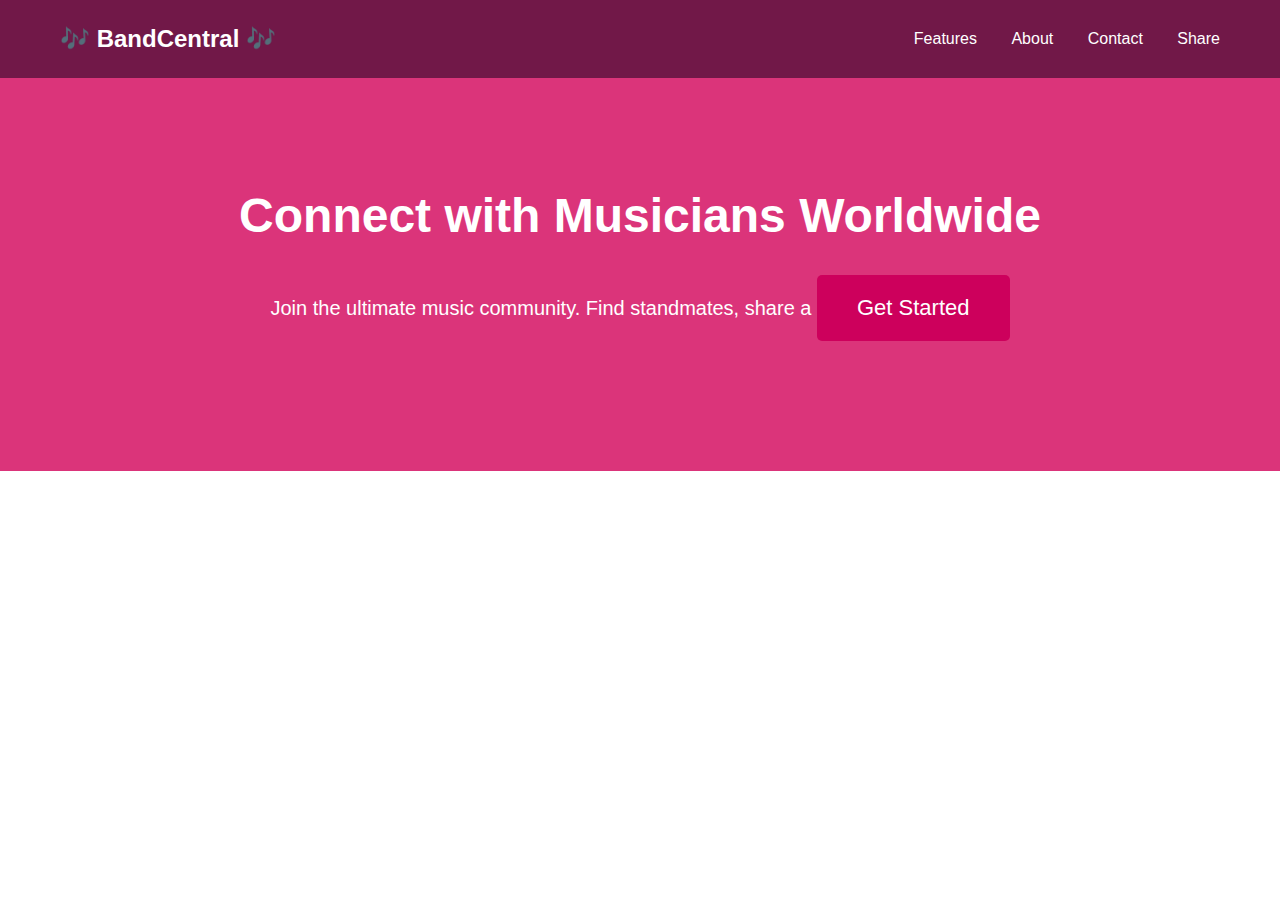
<file: gamehub project/index.html>
<!DOCTYPE html>
<html lang="en">

<head>
    <meta charset="UTF-8">
    <meta name="viewport" content="width=device-width, initial-scale=1.0">
    <title>BandCentral - Your Music Community</title>
    <link rel="stylesheet" href="style.css">
</head>

<body>
    <!-- Header Section -->
    <header class="main-header">
        <div class="container">
            <div class="logo"> 🎶 BandCentral 🎶 </div>
            <nav class="main-nav">
                <a href="#features">Features</a>
                <a href="#about">About</a>
                <a href="#contact">Contact</a>
                <a href="#share">Share</a>
            </nav>
        </div>
    </header>
    <!-- Hero Section -->
    <section class="hero">
        <div class="container">
            <h1 class="hero-title">Connect with Musicians Worldwide</h1>
            <p class="hero-subtitle">Join the ultimate music community. Find standmates, share a
                <button class="btn btn-primary">Get Started</button>
        </div>
    </section>
</body>

</html>
</file>
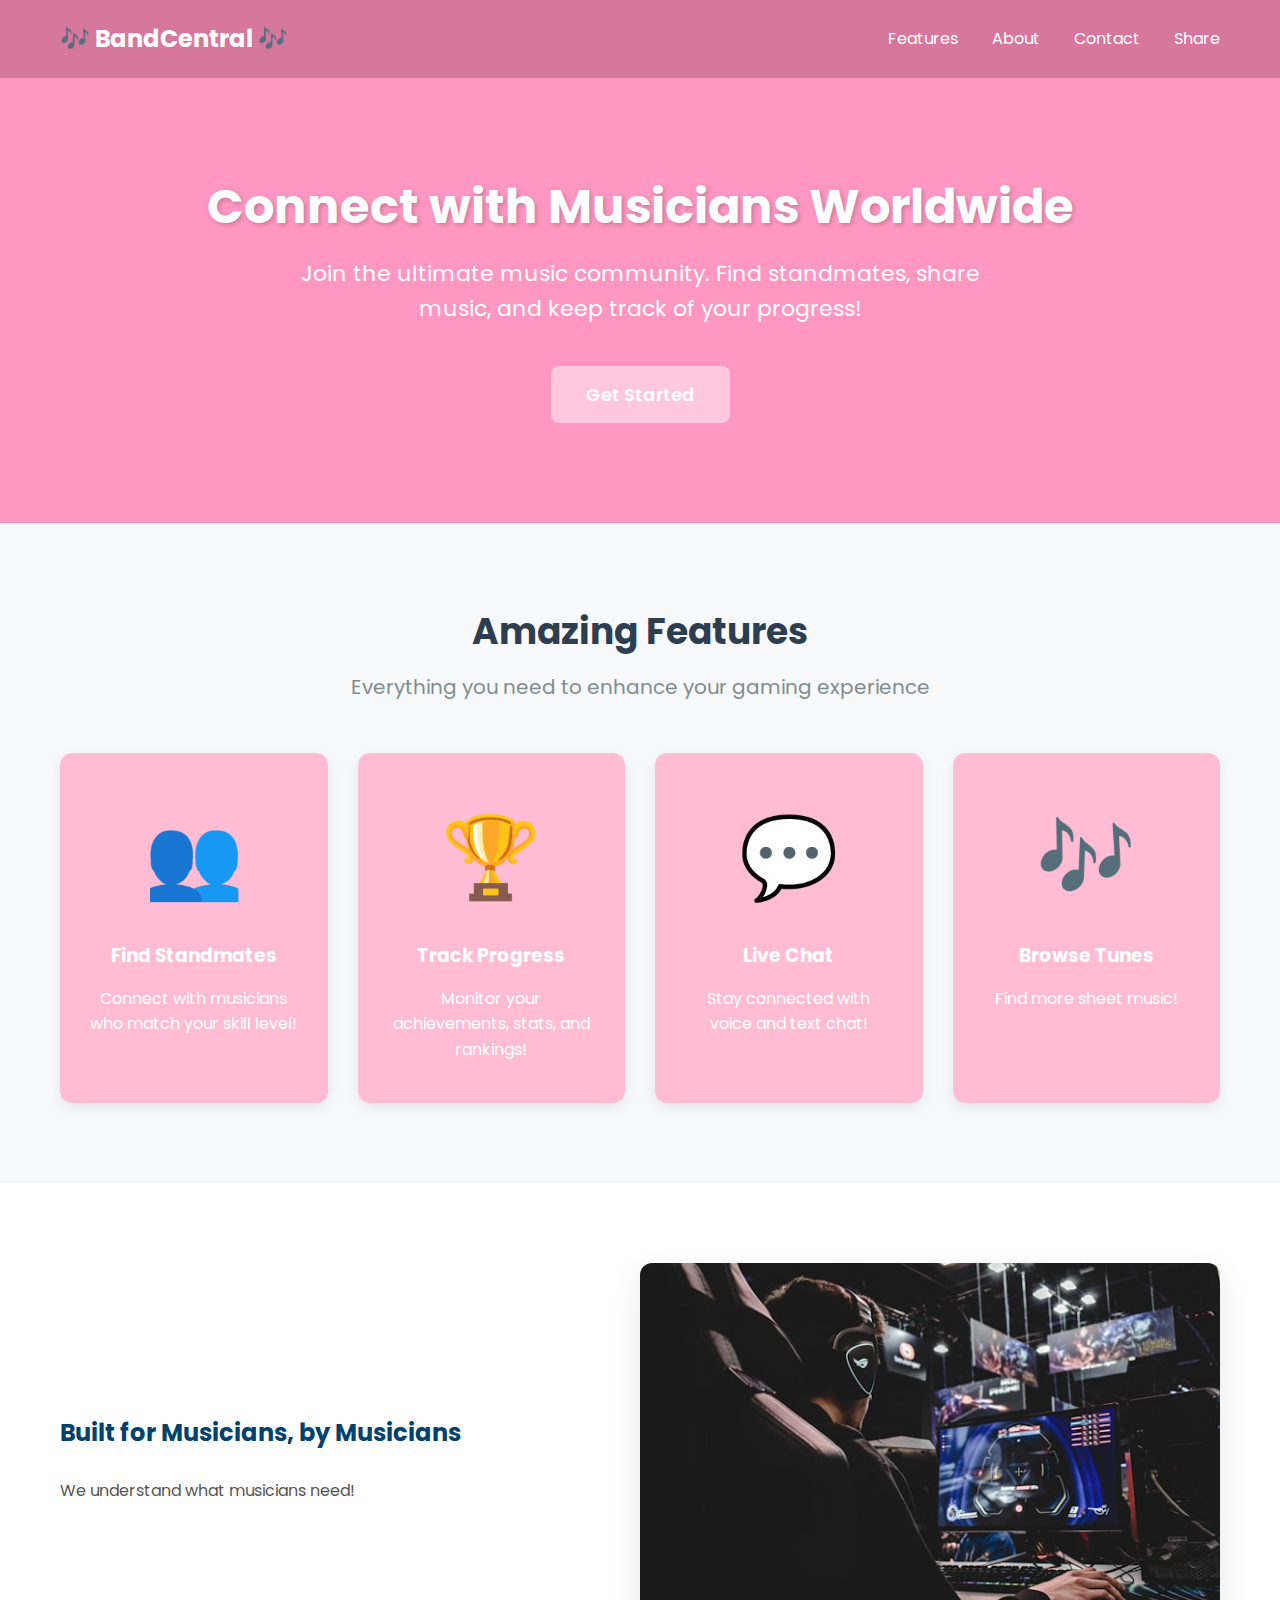
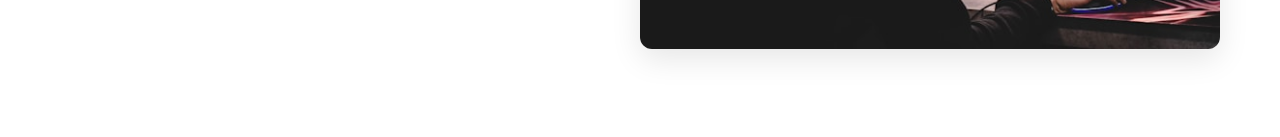
<file: gamehub project/lesson 10- images/index.html>
<!DOCTYPE html>
<html lang="en">

<head>
    <meta charset="UTF-8">
    <meta name="viewport" content="width=device-width, initial-scale=1.0">
    <title>BandCentral - Your Music Community</title>
    <!-- LESSON 9: Google Fonts -->
    <link href="https://fonts.googleapis.com/css2?family=Poppins:wght@400;600;700&display=swap" rel="stylesheet">
    <link rel="stylesheet" href="style.css">
</head>

<body>
    <header class="main-header">
        <div class="container">
            <div class="logo"> 🎶 BandCentral 🎶 </div>
            <nav class="main-nav">
                <a href="#features">Features</a>
                <a href="#about">About</a>
                <a href="#contact">Contact</a>
                <a href="#share">Share</a>
            </nav>
        </div>
    </header>
    <section class="hero">
        <div class="container">
            <h1 class="hero-title">Connect with Musicians Worldwide</h1>
            <p class="hero-subtitle">Join the ultimate music community. Find standmates, share music, and keep track of your progress! </p>
            <button class="btn btn-primary">Get Started</button>
        </div>
    </section>
<section id="features" class="features">
    <div class="container">
        <h2 class="section-title">Amazing Features</h2>
        <p class="section-subtitle">
            Everything you need to enhance your gaming experience
        </p>
        
        <div class="features-grid">
            <div class="feature-card">
                <div class="feature-icon">👥</div>
                <h3>Find Standmates</h3>
                <p>Connect with musicians who match your skill level!</p>
            </div>
            
            <div class="feature-card">
                <div class="feature-icon">🏆</div>
                <h3>Track Progress</h3>
                <p>Monitor your achievements, stats, and rankings!</p>
            </div>
            
            <div class="feature-card">
                <div class="feature-icon">💬</div>
                <h3>Live Chat</h3>
                <p>Stay connected with voice and text chat!</p>
            </div>
            
            <div class="feature-card">
                <div class="feature-icon">🎶</div>
                <h3>Browse Tunes</h3>
                <p>Find more sheet music!</p>
            </div>
        </div>
    </div>
</section>

<section class="about" id="about">
    <div class="container">
        <div class="about-content">
            <div class="about-text">
                <h2>Built for Musicians, by Musicians</h2>
                <p> We understand what musicians need! </p>
            </div>
       
            <div class="about-image">
                <img src="images/gamers (1).jpg" alt="gamers">
            </div>
        </div>
    </div>
</section>
</body>

</html>
</file>
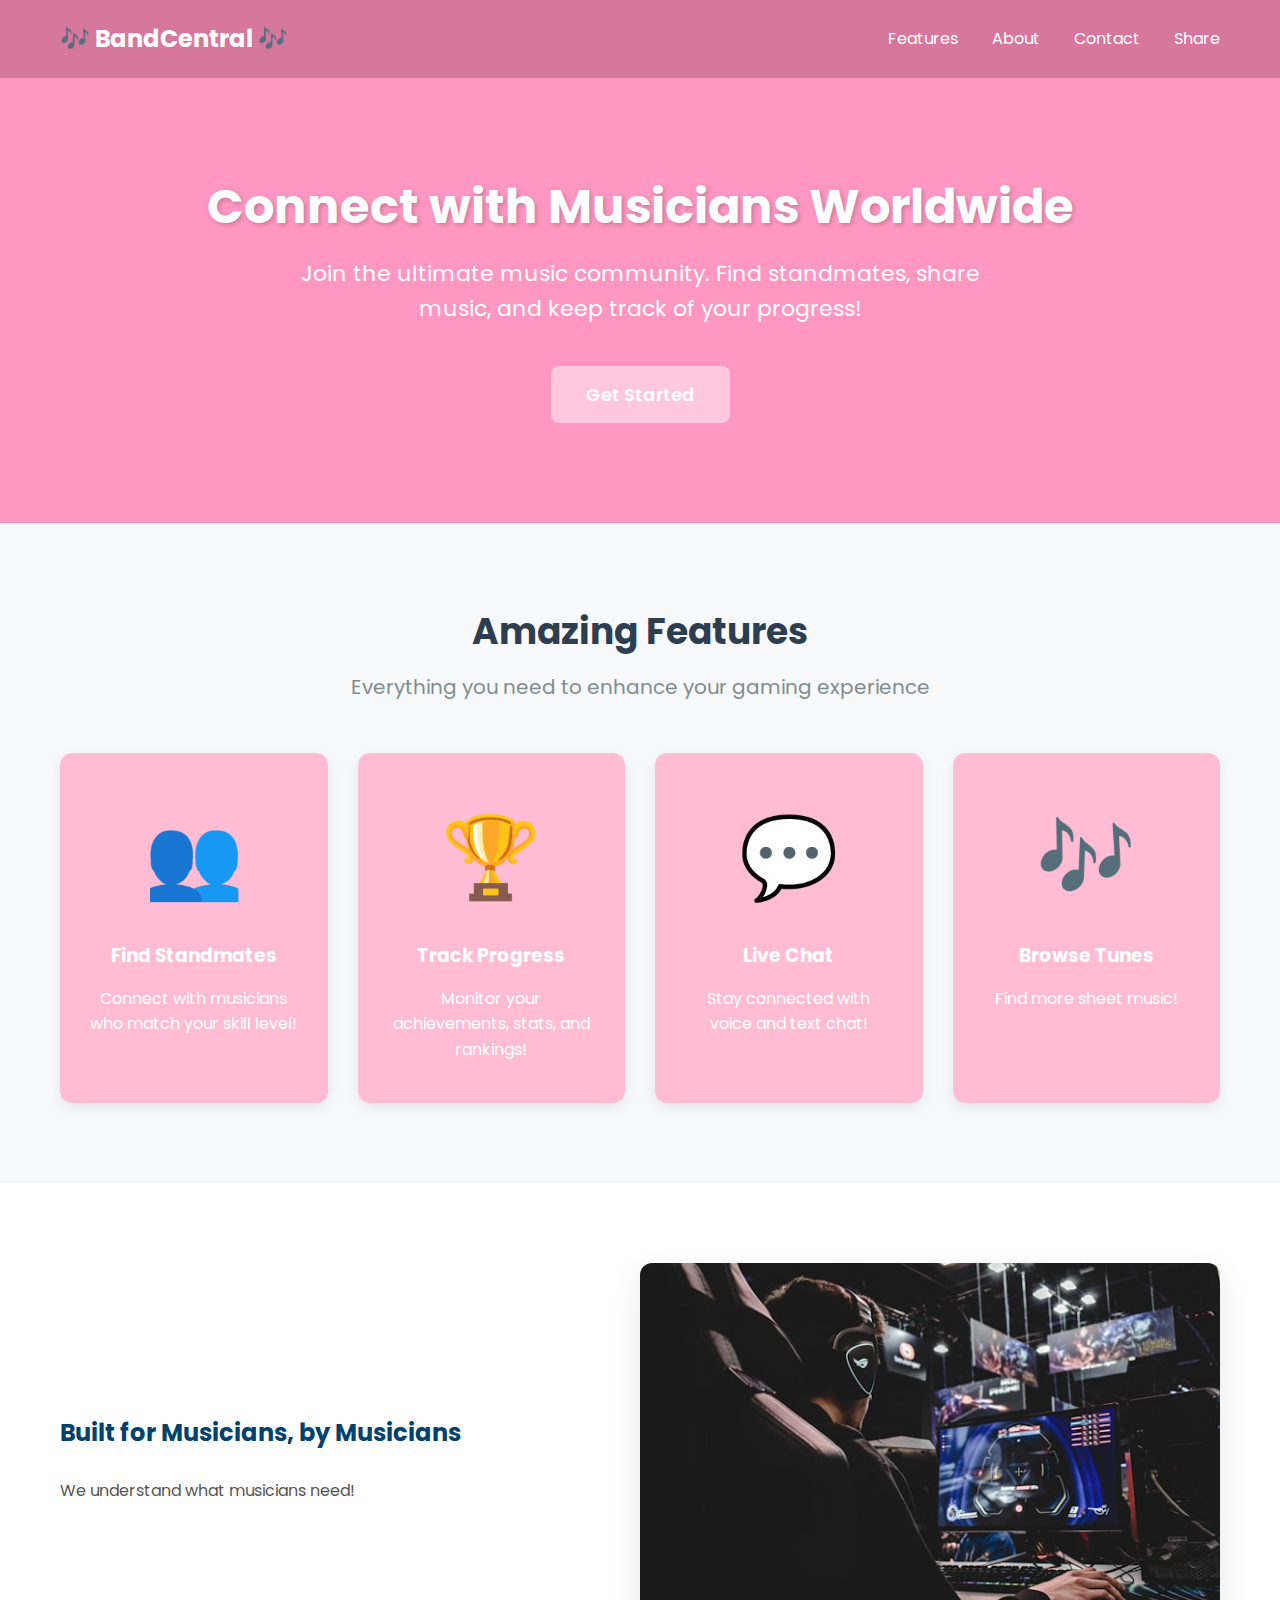
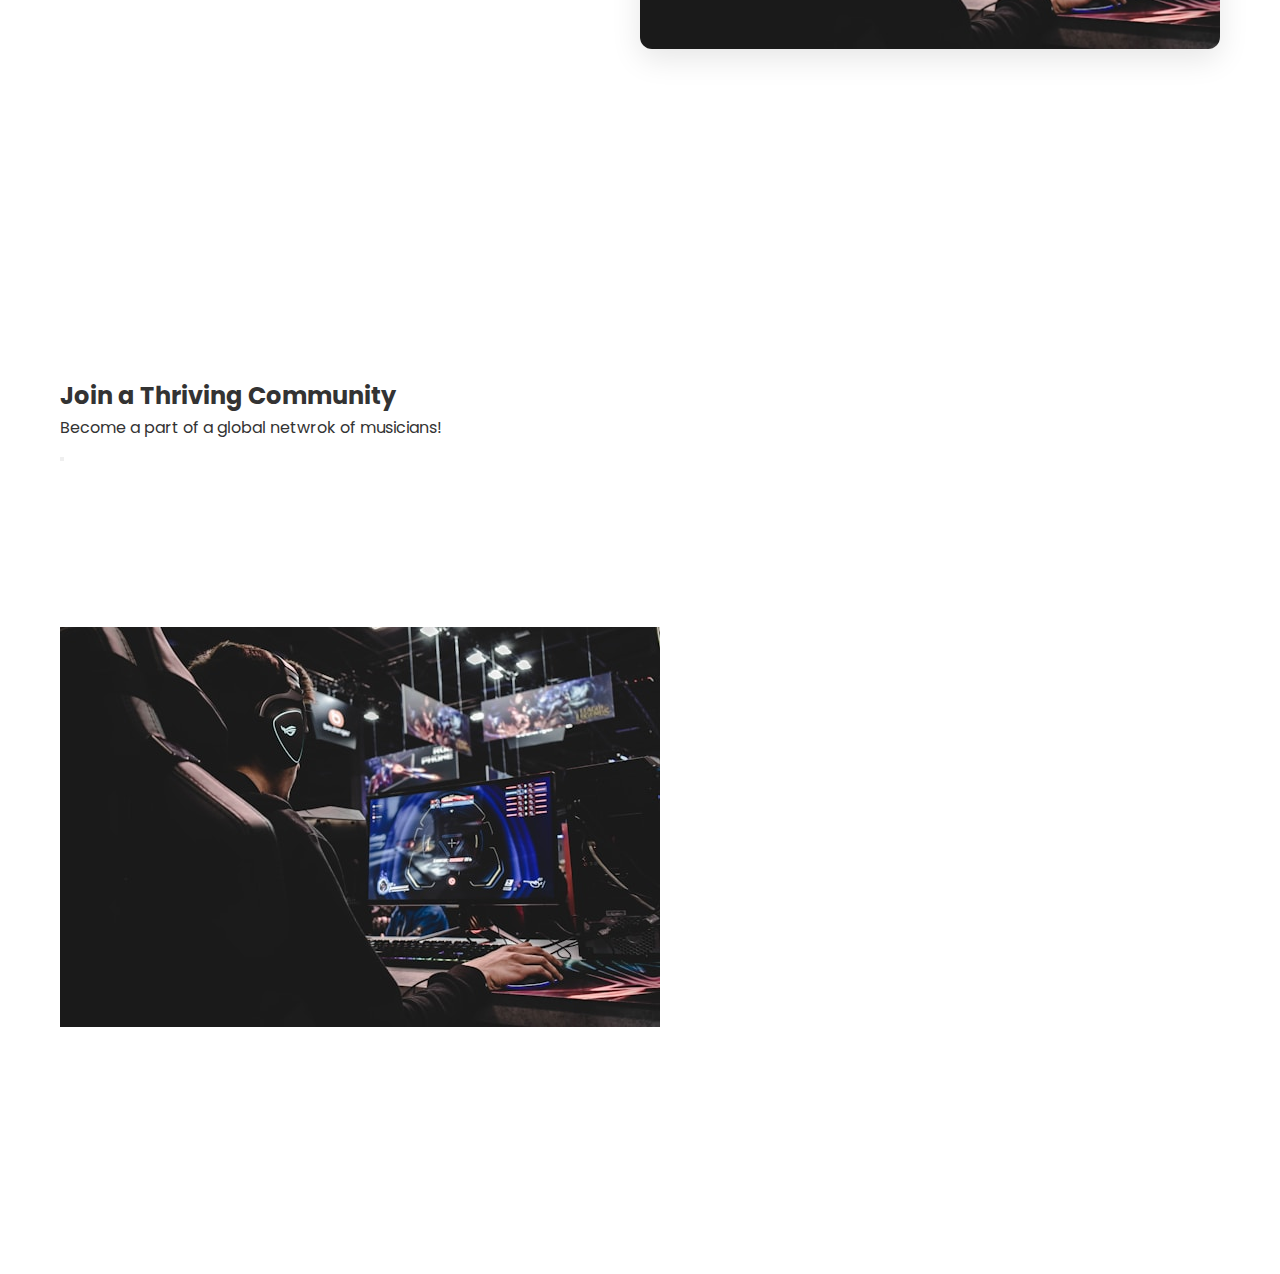
<file: gamehub project/lesson 11- advanced transitions/index.html>
<!DOCTYPE html>
<html lang="en">

<head>
    <meta charset="UTF-8">
    <meta name="viewport" content="width=device-width, initial-scale=1.0">
    <title>BandCentral - Your Music Community</title>
    <!-- LESSON 9: Google Fonts -->
    <link href="https://fonts.googleapis.com/css2?family=Poppins:wght@400;600;700&display=swap" rel="stylesheet">
    <link rel="stylesheet" href="style.css">
</head>

<body>
    <header class="main-header">
        <div class="container">
            <div class="logo"> 🎶 BandCentral 🎶 </div>
            <nav class="main-nav">
                <a href="#features">Features</a>
                <a href="#about">About</a>
                <a href="#contact">Contact</a>
                <a href="#share">Share</a>
            </nav>
        </div>
    </header>
    <section class="hero">
        <div class="container">
            <h1 class="hero-title">Connect with Musicians Worldwide</h1>
            <p class="hero-subtitle">Join the ultimate music community. Find standmates, share music, and keep track of your progress! </p>
            <button class="btn btn-primary">Get Started</button>
        </div>
    </section>
<section id="features" class="features">
    <div class="container">
        <h2 class="section-title">Amazing Features</h2>
        <p class="section-subtitle">
            Everything you need to enhance your gaming experience
        </p>
        
        <div class="features-grid">
            <div class="feature-card">
                <div class="feature-icon">👥</div>
                <h3>Find Standmates</h3>
                <p>Connect with musicians who match your skill level!</p>
            </div>
            
            <div class="feature-card">
                <div class="feature-icon">🏆</div>
                <h3>Track Progress</h3>
                <p>Monitor your achievements, stats, and rankings!</p>
            </div>
            
            <div class="feature-card">
                <div class="feature-icon">💬</div>
                <h3>Live Chat</h3>
                <p>Stay connected with voice and text chat!</p>
            </div>
            
            <div class="feature-card">
                <div class="feature-icon">🎶</div>
                <h3>Browse Tunes</h3>
                <p>Find more sheet music!</p>
            </div>
        </div>
    </div>
</section>

<section class="about" id="about">
    <div class="container">
        <div class="about-content">
            <div class="about-text">
                <h2>Built for Musicians, by Musicians</h2>
                <p> We understand what musicians need! </p>
            </div>
       
            <div class="about-image">
                <img src="images/gamers (1).jpg" alt="gamers">
            </div>
        </div>
    </div>
</section>

<section class="community" id="community">
    <div class="container">
        <div class="community">
            <div class="community">
                <h2>Join a Thriving Community</h2>
                <p> Become a part of a global netwrok of musicians! </p>
                <button class> </button>
            </div>
       
            <div class="community">
                <img src="images/gamers (1).jpg" alt="gamers">
            </div>
        </div>
    </div>
</section>

</body>

</html>
</file>
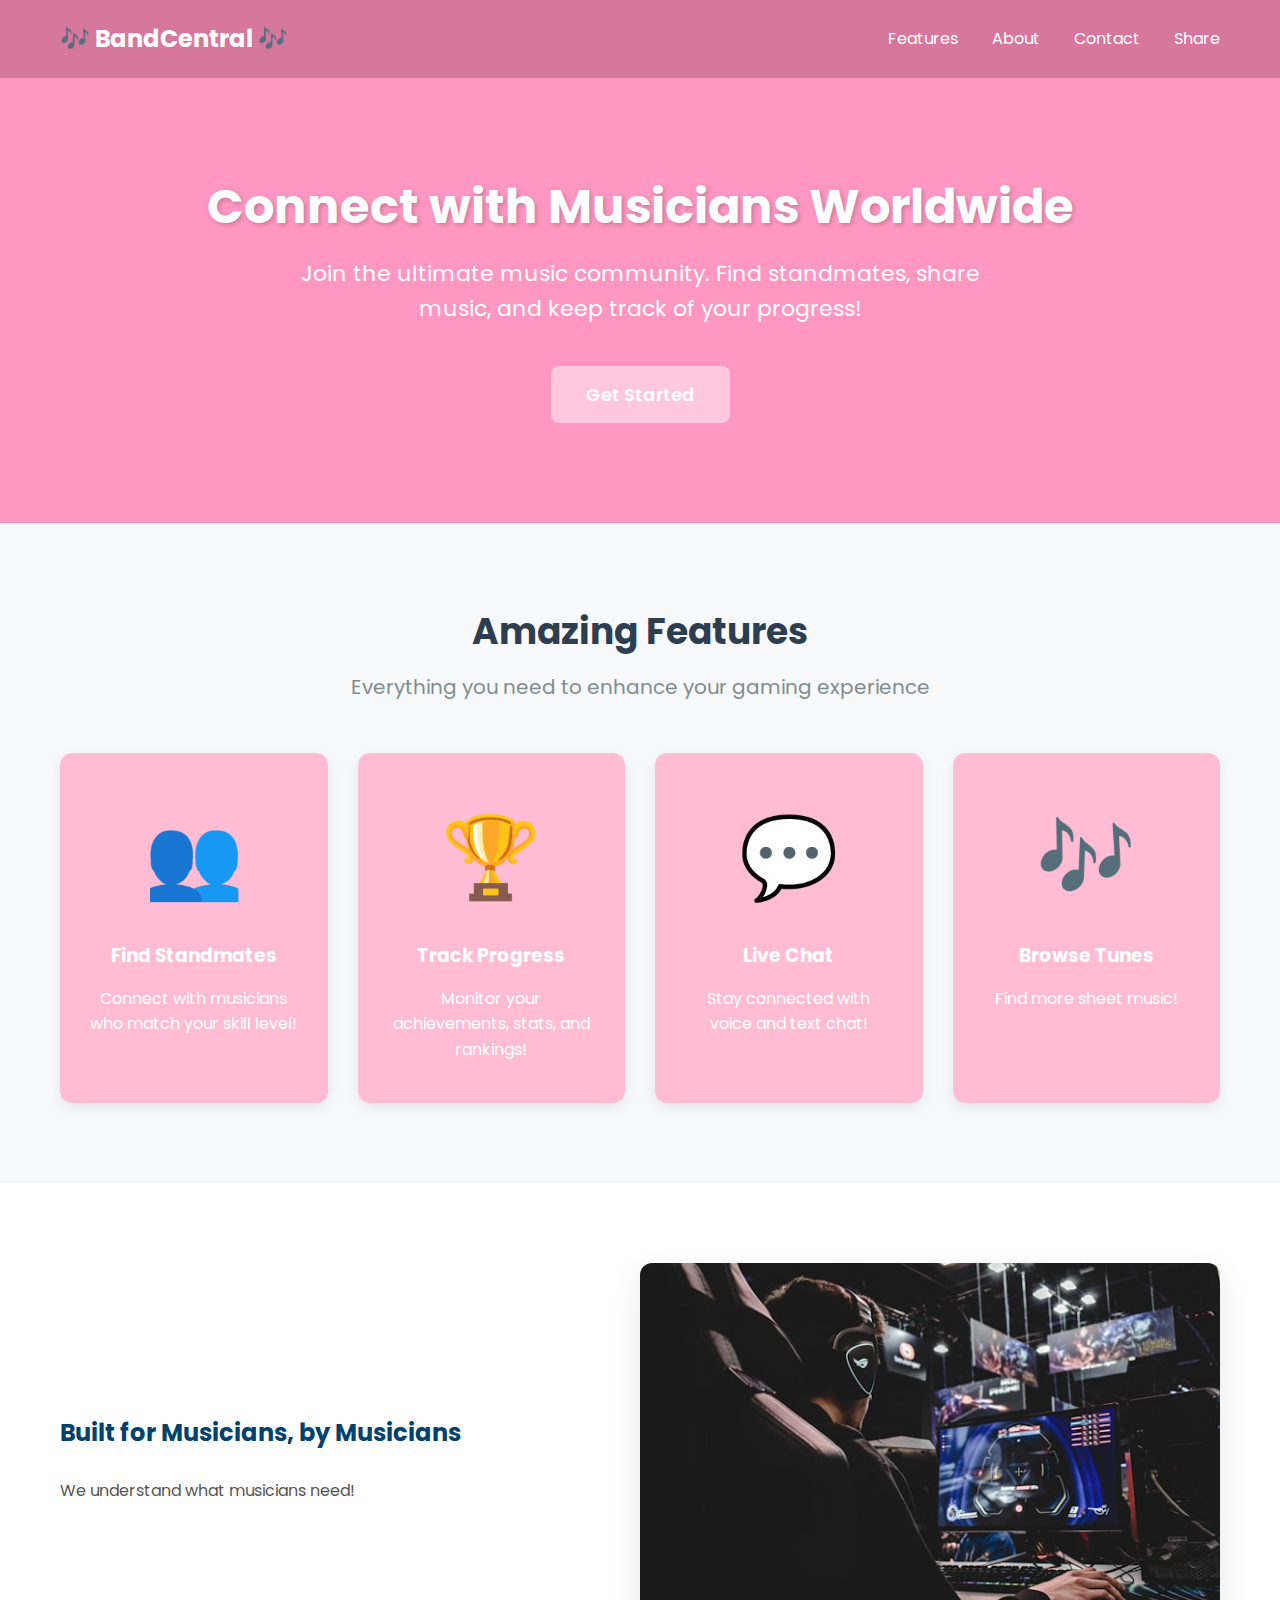
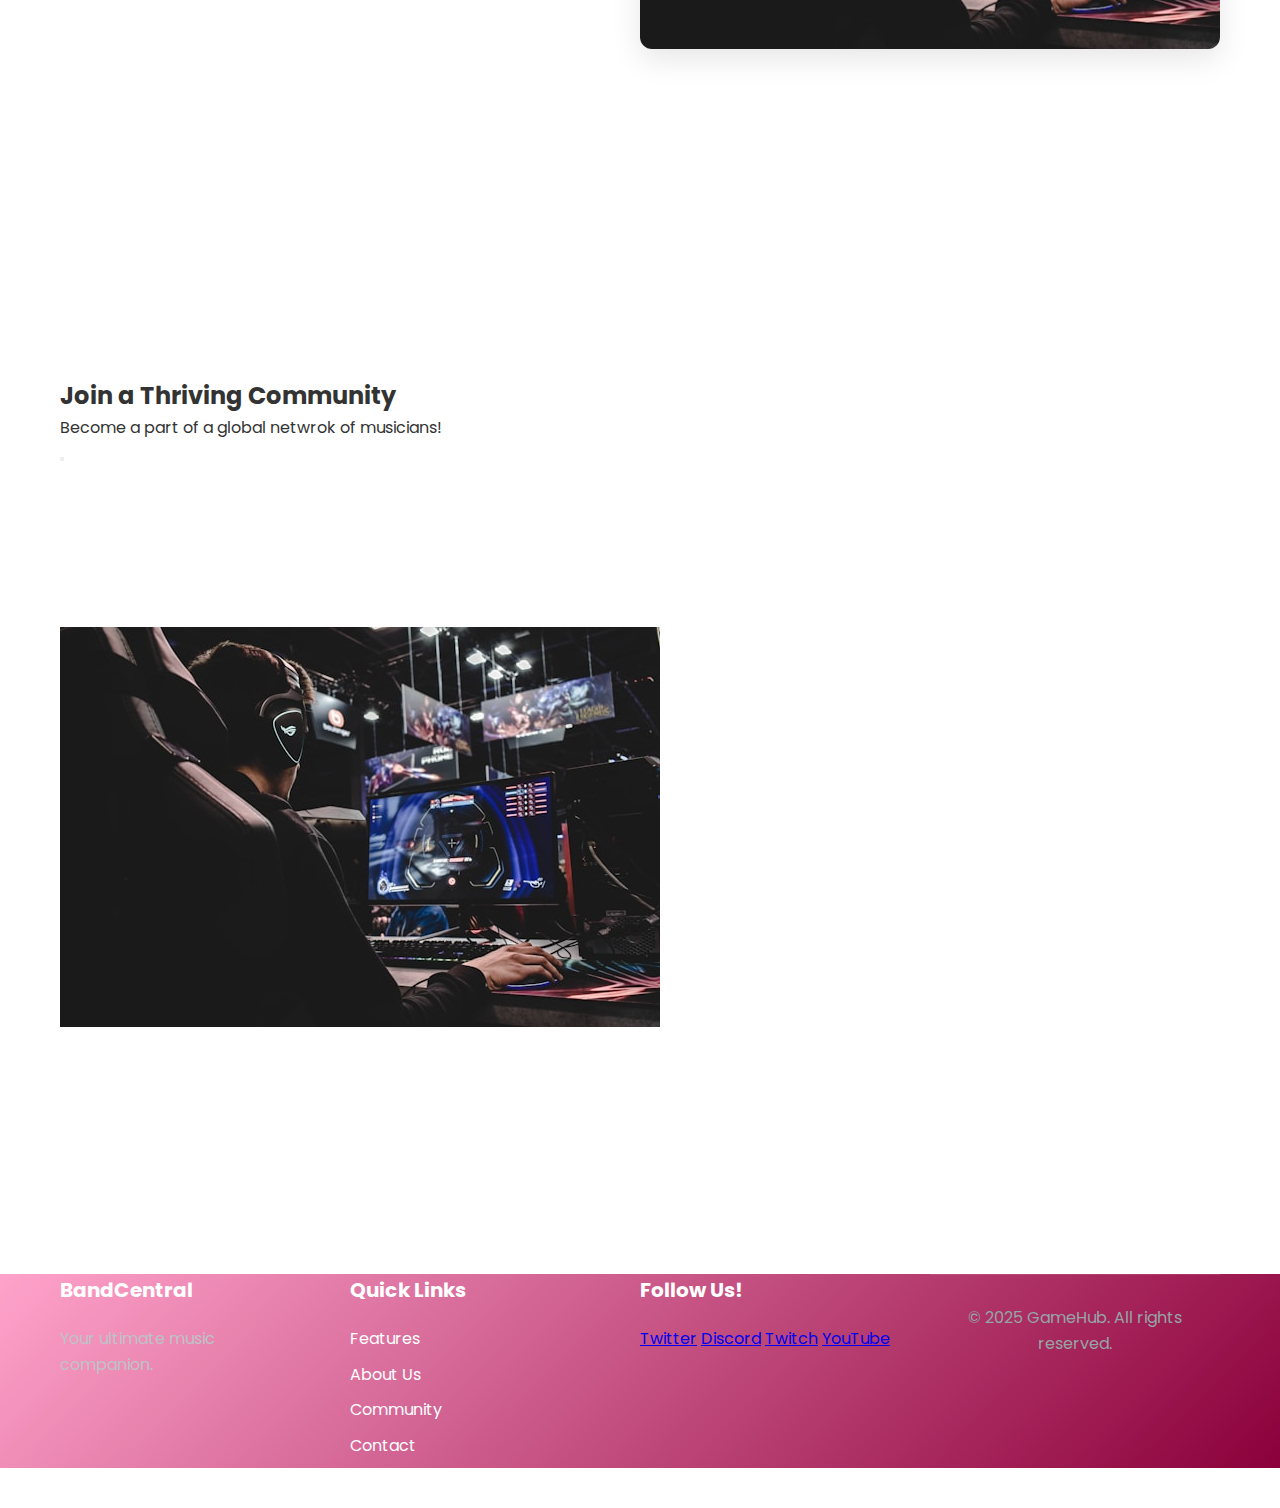
<file: gamehub project/lesson 12- footer/index.html>
<!DOCTYPE html>
<html lang="en">

<head>
    <meta charset="UTF-8">
    <meta name="viewport" content="width=device-width, initial-scale=1.0">
    <title>BandCentral - Your Music Community</title>
    <!-- LESSON 9: Google Fonts -->
    <link href="https://fonts.googleapis.com/css2?family=Poppins:wght@400;600;700&display=swap" rel="stylesheet">
    <link rel="stylesheet" href="style.css">
</head>

<body>
    <header class="main-header">
        <div class="container">
            <div class="logo"> 🎶 BandCentral 🎶 </div>
            <nav class="main-nav">
                <a href="#features">Features</a>
                <a href="#about">About</a>
                <a href="#contact">Contact</a>
                <a href="#share">Share</a>
            </nav>
        </div>
    </header>
    <section class="hero">
        <div class="container">
            <h1 class="hero-title">Connect with Musicians Worldwide</h1>
            <p class="hero-subtitle">Join the ultimate music community. Find standmates, share music, and keep track of
                your progress! </p>
            <button class="btn btn-primary">Get Started</button>
        </div>
    </section>
    <section id="features" class="features">
        <div class="container">
            <h2 class="section-title">Amazing Features</h2>
            <p class="section-subtitle">
                Everything you need to enhance your gaming experience
            </p>

            <div class="features-grid">
                <div class="feature-card">
                    <div class="feature-icon">👥</div>
                    <h3>Find Standmates</h3>
                    <p>Connect with musicians who match your skill level!</p>
                </div>

                <div class="feature-card">
                    <div class="feature-icon">🏆</div>
                    <h3>Track Progress</h3>
                    <p>Monitor your achievements, stats, and rankings!</p>
                </div>

                <div class="feature-card">
                    <div class="feature-icon">💬</div>
                    <h3>Live Chat</h3>
                    <p>Stay connected with voice and text chat!</p>
                </div>

                <div class="feature-card">
                    <div class="feature-icon">🎶</div>
                    <h3>Browse Tunes</h3>
                    <p>Find more sheet music!</p>
                </div>
            </div>
        </div>
    </section>

    <section class="about" id="about">
        <div class="container">
            <div class="about-content">
                <div class="about-text">
                    <h2>Built for Musicians, by Musicians</h2>
                    <p> We understand what musicians need! </p>
                </div>

                <div class="about-image">
                    <img src="images/gamers (1).jpg" alt="gamers">
                </div>
            </div>
        </div>
    </section>

    <section class="community" id="community">
        <div class="container">
            <div class="community">
                <div class="community">
                    <h2>Join a Thriving Community</h2>
                    <p> Become a part of a global netwrok of musicians! </p>
                    <button class> </button>
                </div>

                <div class="community">
                    <img src="images/gamers (1).jpg" alt="gamers">
                </div>
            </div>
        </div>
    </section>

    <footer class="main-footer" id="footer">
        <div class="container">
            <div class="footer-content">
                <div class="footer-section">
                    <h3>BandCentral</h3>
                    <p> Your ultimate music companion. </p>
                </div>

                <div class="footer-section">
                    <h3>Quick Links </h3>
                    <div class="ul footer-links">
                        <div class="ul footer-links">
                            <li><a href="#features"></a>Features</li>
                            <li><a href="#about"></a>About Us</li>
                            <li><a href="#community"></a>Community</li>
                            <li><a href="#contact"></a>Contact</li>
                        </div>
                    </div>
                </div>

                <div class="footer-section">
                    <h3> Follow Us! </h3>
                    <a href="#">Twitter</a>
                    <a href="#">Discord</a>
                    <a href="#">Twitch</a>
                    <a href="#">YouTube</a>
                </div>

                <div class="footer-bottom">
                    <p>&copy; 2025 GameHub. All rights reserved. </p>
                </div>
            </div>
        </div>
    </footer>
</body>

</html>
</file>
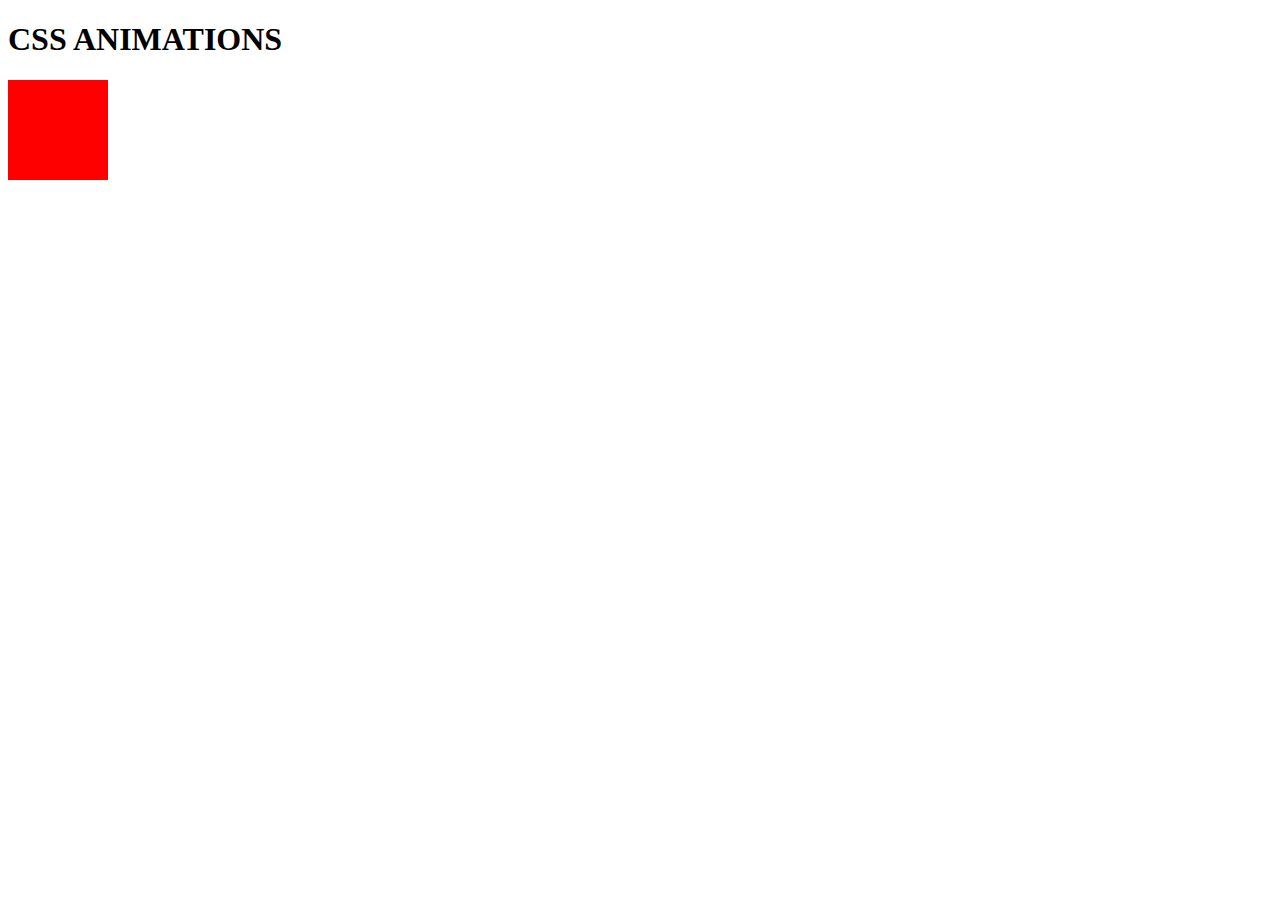
<file: gamehub project/lesson 13- animations/index.html>
<!DOCTYPE html>
<html lang="en">

<head>
    <meta charset="UTF-8">
    <meta name="viewport" content="width=device-width, initial-scale=1.0">
    <title>Document</title>
    <!-- LESSON 9: Google Fonts -->
    <link rel="stylesheet" href="style.css">
</head>

<body>
    <h1> CSS ANIMATIONS </h1>
    <div></div>
</body>

</html>
</file>
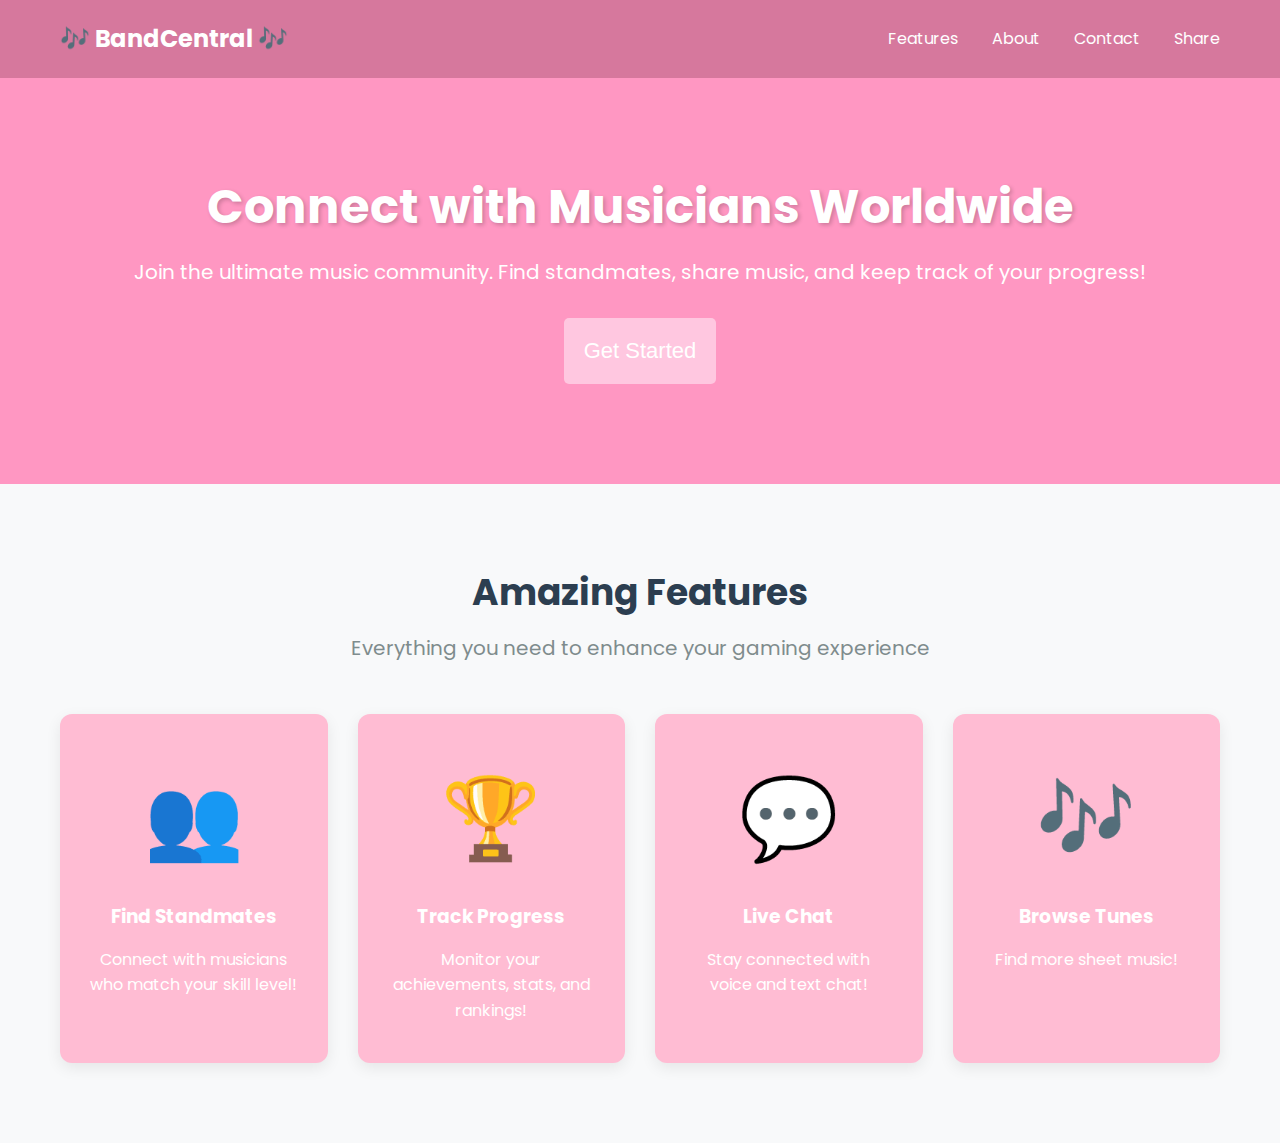
<file: gamehub project/lesson 8- flex card layouts/index.html>
<!DOCTYPE html>
<html lang="en">

<head>
    <meta charset="UTF-8">
    <meta name="viewport" content="width=device-width, initial-scale=1.0">
    <title>BandCentral - Your Music Community</title>
    <!-- LESSON 9: Google Fonts -->
    <link href="https://fonts.googleapis.com/css2?family=Poppins:wght@400;600;700&display=swap" rel="stylesheet">
    <link rel="stylesheet" href="style.css">
</head>

<body>
    <header class="main-header">
        <div class="container">
            <div class="logo"> 🎶 BandCentral 🎶 </div>
            <nav class="main-nav">
                <a href="#features">Features</a>
                <a href="#about">About</a>
                <a href="#contact">Contact</a>
                <a href="#share">Share</a>
            </nav>
        </div>
    </header>
    <section class="hero">
        <div class="container">
            <h1 class="hero-title">Connect with Musicians Worldwide</h1>
            <p class="hero-subtitle">Join the ultimate music community. Find standmates, share music, and keep track of your progress! </p>
            <button class="btn btn-primary">Get Started</button>
        </div>
    </section>
<section id="features" class="features">
    <div class="container">
        <h2 class="section-title">Amazing Features</h2>
        <p class="section-subtitle">
            Everything you need to enhance your gaming experience
        </p>
        
        <div class="features-grid">
            <div class="feature-card">
                <div class="feature-icon">👥</div>
                <h3>Find Standmates</h3>
                <p>Connect with musicians who match your skill level!</p>
            </div>
            
            <div class="feature-card">
                <div class="feature-icon">🏆</div>
                <h3>Track Progress</h3>
                <p>Monitor your achievements, stats, and rankings!</p>
            </div>
            
            <div class="feature-card">
                <div class="feature-icon">💬</div>
                <h3>Live Chat</h3>
                <p>Stay connected with voice and text chat!</p>
            </div>
            
            <div class="feature-card">
                <div class="feature-icon">🎶</div>
                <h3>Browse Tunes</h3>
                <p>Find more sheet music!</p>
            </div>
        </div>
    </div>
</section>
</body>

</html>
</file>
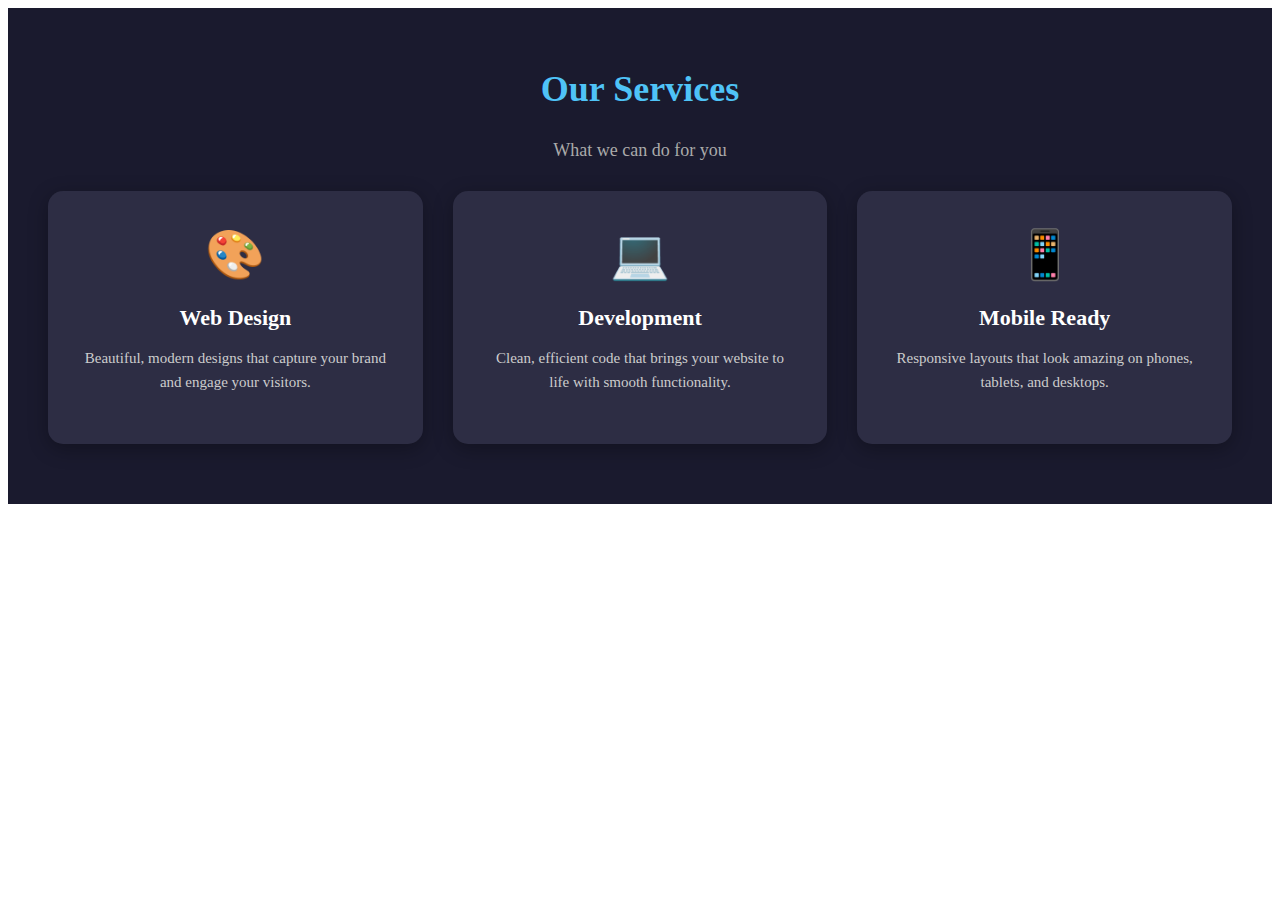
<file: gamehub project/lesson 15- practice styles/practice_styles.html>
<!DOCTYPE html>
<html lang="en">
<head>
    <meta charset="UTF-8">
    <meta name="viewport" content="width=device-width, initial-scale=1.0">
    <title>TechServices - Practice Performance Task</title>
    <link rel="stylesheet" href="practice_styles.css">
</head>
<body>

    <!-- ============================================
         CSS PRACTICE PERFORMANCE TASK
         
         DO NOT MODIFY THIS HTML FILE!
         All your work should be in practice_styles.css
    ============================================= -->

    <section class="services">
        <h2 class="section-title">Our Services</h2>
        <p class="section-subtitle">What we can do for you</p>

        <div class="services-container">
            
            <div class="service-card">
                <div class="card-icon">🎨</div>
                <h3 class="card-title">Web Design</h3>
                <p class="card-description">Beautiful, modern designs that capture your brand and engage your visitors.</p>
            </div>

            <div class="service-card">
                <div class="card-icon">💻</div>
                <h3 class="card-title">Development</h3>
                <p class="card-description">Clean, efficient code that brings your website to life with smooth functionality.</p>
            </div>

            <div class="service-card">
                <div class="card-icon">📱</div>
                <h3 class="card-title">Mobile Ready</h3>
                <p class="card-description">Responsive layouts that look amazing on phones, tablets, and desktops.</p>
            </div>

        </div>
    </section>

</body>
</html>
</file>
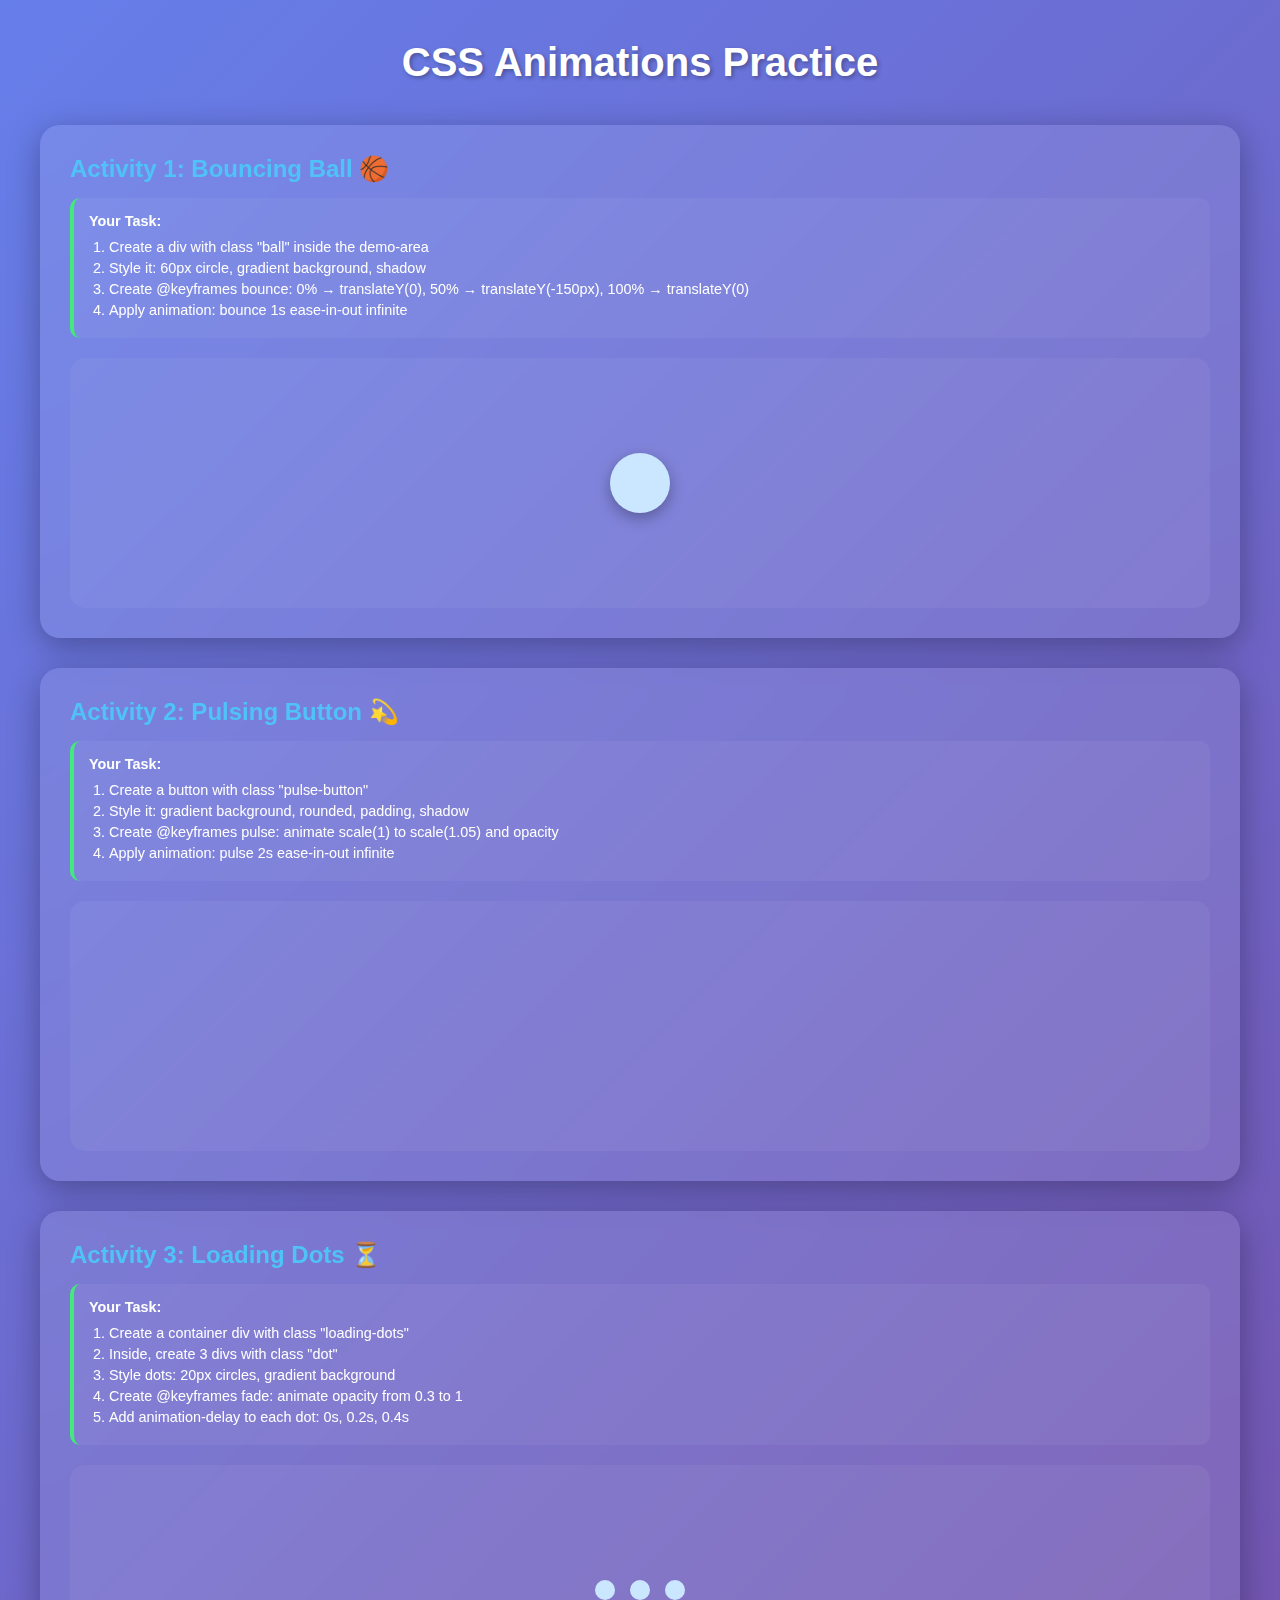
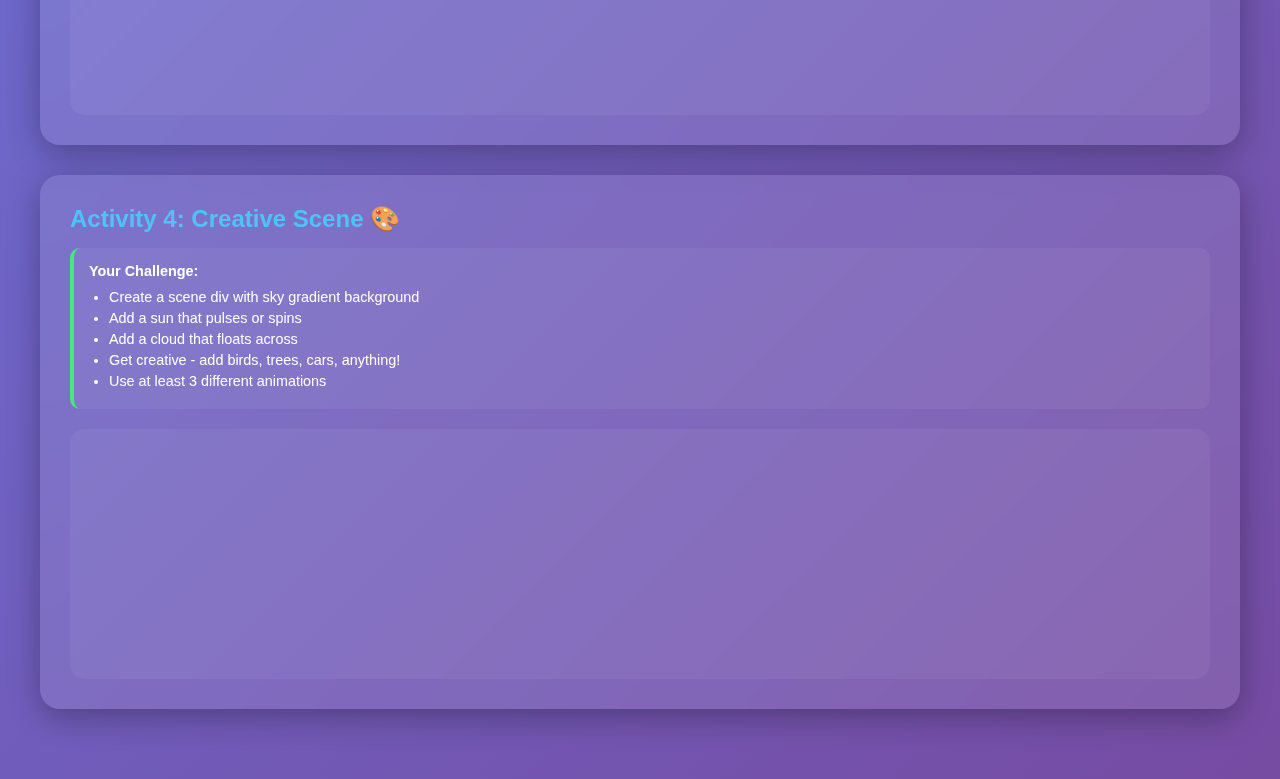
<file: gamehub project/lesson 13- animations/b- practice/starter.html>
<!DOCTYPE html>
<html lang="en">
<head>
    <meta charset="UTF-8">
    <meta name="viewport" content="width=device-width, initial-scale=1.0">
    <title>CSS Animations Practice</title>
    <link rel="stylesheet" href="style.css">
</head>
<body>
    <div class="container">
        <h1>CSS Animations Practice</h1>

        <!-- Activity 1: Bouncing Ball -->
        <div class="activity">
            <h2>Activity 1: Bouncing Ball 🏀</h2>
            <div class="instructions">
                <strong>Your Task:</strong>
                <ol>
                    <li>Create a div with class "ball" inside the demo-area</li>
                    <li>Style it: 60px circle, gradient background, shadow</li>
                    <li>Create @keyframes bounce: 0% → translateY(0), 50% → translateY(-150px), 100% → translateY(0)</li>
                    <li>Apply animation: bounce 1s ease-in-out infinite</li>
                </ol>
            </div>
            <div class="demo-area" id="activity1">
                <!-- TODO: Add your ball element here -->
            <div class="ball"> 

            </div>
            </div>
        </div>

        <!-- Activity 2: Pulsing Button -->
        <div class="activity">
            <h2>Activity 2: Pulsing Button 💫</h2>
            <div class="instructions">
                <strong>Your Task:</strong>
                <ol>
                    <li>Create a button with class "pulse-button"</li>
                    <li>Style it: gradient background, rounded, padding, shadow</li>
                    <li>Create @keyframes pulse: animate scale(1) to scale(1.05) and opacity</li>
                    <li>Apply animation: pulse 2s ease-in-out infinite</li>
                </ol>
            </div>
            <div class="demo-area" id="activity2">
                <!-- TODO: Add your button here -->
                
            </div>
        </div>

        <!-- Activity 3: Loading Dots -->
        <div class="activity">
            <h2>Activity 3: Loading Dots ⏳</h2>
            <div class="instructions">
                <strong>Your Task:</strong>
                <ol>
                    <li>Create a container div with class "loading-dots"</li>
                    <li>Inside, create 3 divs with class "dot"</li>
                    <li>Style dots: 20px circles, gradient background</li>
                    <li>Create @keyframes fade: animate opacity from 0.3 to 1</li>
                    <li>Add animation-delay to each dot: 0s, 0.2s, 0.4s</li>
                </ol>
            </div>
            <div class="demo-area" id="activity3">
                <!-- TODO: Add your loading dots here -->
                <div class="loading-dots">
                    <div class="dot"></div>
                    <div class="dot"></div>
                    <div class="dot"></div>
                </div>
            </div>
        </div>

        <!-- Activity 4: Creative Scene -->
        <div class="activity">
            <h2>Activity 4: Creative Scene 🎨</h2>
            <div class="instructions">
                <strong>Your Challenge:</strong>
                <ul>
                    <li>Create a scene div with sky gradient background</li>
                    <li>Add a sun that pulses or spins</li>
                    <li>Add a cloud that floats across</li>
                    <li>Get creative - add birds, trees, cars, anything!</li>
                    <li>Use at least 3 different animations</li>
                </ul>
            </div>
            <div class="demo-area" id="activity4">
                <!-- TODO: Build your creative scene here -->
                
            </div>
        </div>

    </div>
</body>
</html>
</file>
<file: gamehub project/lesson 13- animations/style.css>
div {
    width: 100px;
    height: 100px;
    background-color: red;
    animation-name: colorTransform;
    animation: colorTransform 2s infinite;
    position: relative;
}

@keyframes example {
    from {background-color: red;}
    to {background-color: blue;}
}

@keyframes example {
    0% {background-color: red;}
    25% {background-color: yellow}
    50% {background-color: blue}
    100% {background-color: blueviolet}
}

@keyframes moveColor {
    0% {background-color: red; left: 0; top: 0;}
    25% {background-color: yellow; left: 150px; top: 0px;}
    50% {background-color: blue; left: 150; top: 150px;}
    75% {background-color: green; left: 0; top: 150px}
    100% {background-color: blueviolet; left: 0; top: 0;}
}

@keyframes colorTransform {
    0% {background-color: red; transform: translate(0,0) rotateX(0deg) scale(1)}
    25% {background-color: yellow; transform: rotate(90deg) scale(1.2);}
    50% {background-color: blue; transform: rotate(180deg) scale(1);}
    75% {background-color: green; transform: rotate(270deg) scale(1.2);}
    100% {background-color: blueviolet; transform: rotate(360deg) scale(1);}
}

@keyframes colorTransform {
    0% {transform: scale(1);}
    25% {transform: scale(1.1);}
    50% {transform: scale(1);}
    75% {transform: scale(1.2);}
    100% {transform:scale(1);}
}
</file>
<file: gamehub project/lesson 15- practice styles/practice_styles.css>
/* =============================================
   CSS PRACTICE PERFORMANCE TASK
   
   TIME LIMIT: 30 minutes
   TOTAL POINTS: 100 points
   
   INSTRUCTIONS:
   - Complete each task in order
   - Write your CSS in the designated sections
   - Test your work in the browser frequently
   - Partial credit is available
   
   DO NOT modify the HTML file!
   ============================================= */


/* ===========================================
   TASK 1: Section Background & Typography (20 points)
   
   Style the .services section:
   - Background color: #1a1a2e
   - Padding: 60px on top/bottom, 40px on left/right
   
   
   Style the .section-title:
   - Text color: #4fc3f7 (cyan)
   - Font size: 36px
   - Center the text
   - Remove default margins, add 10px bottom margin
   
   Style the .section-subtitle:
   - Text color: #aaaaaa (gray)
   - Font size: 18px
   - Center the text
   - Add 30px bottom margin
   =========================================== */

/* YOUR CODE FOR TASK 1 HERE: */

.services {
   background-color: #1a1a2e;
   padding: 60px 40px;
}

.section-title {
   color: #4fc3f7;
   font-size: 36px;
   text-align: center;
   margin: 0;
   margin-bottom: 30px;
}

.section-subtitle {
   color: #aaaaaa;
   font-size: 18px;
   text-align: center;
   margin-bottom: 30px;
}

/* ===========================================
   TASK 2: Flexbox Card Layout (20 points)
   
   Style the .services-container:
   - Use flexbox to put cards side-by-side
   - Add 30px gap between cards
   - Center the cards horizontally
   
   Style each .service-card:
   - Make all cards equal width using flex
   - Background color: #2d2d44
   - Padding: 35px
   - Center all text inside
   =========================================== */

/* YOUR CODE FOR TASK 2 HERE: */

.services-container {
   display: flex;
   gap: 30px;
   justify-content: center;
}

.service-card {
   flex: 1;
   background-color: #2d2d44;
   padding: 35px;
   text-align: center;
}

/* ===========================================
   TASK 3: Card Visual Styling (20 points)
   
   Continue styling .service-card:
   - Rounded corners: 15px
   - Box shadow: 0 5px 20px with rgba(0,0,0,0.3)
   
   Style the .card-icon:
   - Font size: 48px
   - Add 15px bottom margin
   
   Style the .card-title:
   - Text color: white
   - Font size: 22px
   - Add 15px bottom margin
   
   Style the .card-description:
   - Text color: #cccccc
   - Font size: 15px
   - Line height: 1.6
   =========================================== */

/* YOUR CODE FOR TASK 3 HERE: */

.service-card {
   border-radius: 15px;
   box-shadow: 0 5px 20px rgba(0, 0, 0, 0.3);
}

.card-icon {
   font-size: 48px;
   margin-bottom: 15px;
}

.card-title {
   color: white;
   font-size: 22px;
   margin-bottom: 15px;
}

.card-description {
   color: #cccccc;
   font-size: 15px;
   line-height: 1.6;
}

/* ===========================================
   TASK 4: Hover Effect with Transition (20 points)
   
   Add a smooth hover effect to .service-card:
   
   On the BASE state (.service-card):
   - Add transition for transform and box-shadow
   - Duration: 0.3s
   - Timing: ease
   
   On HOVER (.service-card:hover):
   - Move the card UP by 10px
   - Increase box-shadow to: 0 15px 35px with rgba(0,0,0,0.4)
   =========================================== */

/* YOUR CODE FOR TASK 4 HERE: */

.service-card {
   transition: transform 0.3s ease,
      box-shadow 0.3s ease;/
}

.service-card:hover {
   transform: translateY(-10px);
   box-shadow: 0 15px 35px rgba(0, 0, 0, 0.4)
}

/* ===========================================
   TASK 5: Responsive Design (20 points)
   
   Create a media query for screens 768px or smaller:
   
   Inside the media query:
   - Make .services-container stack cards vertically
   - Change .section-title font size to 28px
   - Change .services padding to 40px on top/bottom, 20px on left/right
   
   REMEMBER: Media queries go at the END of your CSS!
   =========================================== */

/* YOUR CODE FOR TASK 5 HERE: */

@media(max-width: 768px){
   .services-container{
      display: 1;
      flex-direction: column;
   }

   .section-title {
      font-size: 28px;
   }

   .services {
      padding: 40px 20px;
   }
}


/* =============================================
   END OF TASKS
   
   Checklist before submitting:
   [ ] All 5 tasks attempted
   [ ] Semicolons after every property value
   [ ] Tested in browser
   [ ] Tested responsive by resizing window
   ============================================= */
</file>
<file: gamehub project/lesson 13- animations/b- practice/style.css>
/* ========================================
   BASIC PAGE SETUP - ALREADY DONE FOR YOU
   ======================================== */

* {
    margin: 0;
    padding: 0;
    box-sizing: border-box;
}

body {
    font-family: 'Segoe UI', Tahoma, Geneva, Verdana, sans-serif;
    background: linear-gradient(135deg, #667eea 0%, #764ba2 100%);
    color: white;
    padding: 40px 20px;
    min-height: 100vh;
}

.container {
    max-width: 1200px;
    margin: 0 auto;
}

h1 {
    text-align: center;
    margin-bottom: 40px;
    font-size: 2.5em;
    text-shadow: 2px 2px 4px rgba(0, 0, 0, 0.3);
}

/* Activity Card Styling */
.activity {
    background: rgba(255, 255, 255, 0.1);
    backdrop-filter: blur(10px);
    border-radius: 20px;
    padding: 30px;
    margin-bottom: 30px;
    box-shadow: 0 8px 32px rgba(0, 0, 0, 0.3);
}

.activity h2 {
    color: #4fc3f7;
    margin-bottom: 15px;
}

.instructions {
    background: rgba(255, 255, 255, 0.05);
    padding: 15px;
    border-radius: 10px;
    margin-bottom: 20px;
    border-left: 4px solid #43e97b;
    font-size: 0.9em;
}

.instructions ol,
.instructions ul {
    margin-left: 20px;
    margin-top: 10px;
}

.instructions li {
    margin-bottom: 5px;
}

.instructions code {
    background: rgba(255, 255, 255, 0.2);
    padding: 2px 6px;
    border-radius: 4px;
    color: #ffd700;
    font-size: 0.9em;
}

/* Demo Area - Where your animations will appear */
.demo-area {
    background: rgba(255, 255, 255, 0.05);
    border-radius: 15px;
    padding: 60px;
    min-height: 250px;
    display: flex;
    align-items: center;
    justify-content: center;
}


/* ========================================
   YOUR CODE STARTS HERE!
   Add your animations below
   ======================================== */

/* ACTIVITY 1: BOUNCING BALL */
/* TODO: Create .ball styles here */

.ball{
    width: 60px;
    height: 60px;
    border-radius: 50%;
    
    background-color: #cbe6ff;
    box-shadow: 0 5px 15px rgba(0, 0, 0, 0.3);

    animation: bounce 1s ease-in-out infinite;

}
/* TODO: Create @keyframes bounce here */
@keyframes bounce {
    0% {transform: translateY(0);}
    50% {transform: translateY(-90px);}
    100% {transform: translateY(0);}
}

/* ACTIVITY 2: PULSING BUTTON */
/* TODO: Create .pulse-button styles here */


/* TODO: Create @keyframes pulse here */


/* ACTIVITY 3: LOADING DOTS */
/* TODO: Create .loading-dots and .dot styles here */
.loading-dots {
    display: flex;
    gap: 15px
}

.dot {
    width: 20px;
    height: 20px;
    border-radius: 50%;
    background-color: rgb(203, 231, 255);
    animation: fade 1.2s ease-in-out infinite;
}

/* TODO: Create animation delays for each dot */
.loading-dots .dot:nth-child(1) {
    animation-delay: 0s;
}

.loading-dots .dot:nth-child(2) {
    animation-delay: 0.2s;
}

.loading-dots .dot:nth-child(3) {
    animation-delay: 0.3s;
}

/* TODO: Create @keyframes fade here */



@keyframes fade {
    0%,100% {opacity: 0.3;}
    50% {opacity: 0.1;}
}
/* ACTIVITY 4: CREATIVE SCENE */
/* TODO: Create your scene and all its elements here */


/* TODO: Create all your creative animations here */
</file>
<file: gamehub project/style.css>
/* ===================================
LESSON 6: Setup & Hero Section
=================================== */
/* Reset & Base Styles */
* {
    margin: 0;
    padding: 0;
    box-sizing: border-box;
}

body {
    font-family: 'Arial', sans-serif;
    line-height: 1.6;
    color: #333;
}

/* Container for consistent width */
.container {
    max-width: 1200px;
    margin: 0 auto;
    padding: 0 20px;
}

/* ===================================
HEADER SECTION
=================================== */
.main-header {
    background-color: #711848;
    padding: 20px 0;
}

.main-header .container {
    display: flex;
    justify-content: space-between;
    align-items: center;
}

.logo {
    font-size: 24px;
    font-weight: bold;
    color: #ffffff;
    transition: transform 0.3s ease;
}

.logo:hover {
    transform: scale(1.1);
    cursor: pointer;
}

.main-nav a {
    color: #ffffff;
    text-decoration: none;
    margin-left: 30px;
    transition: color 0.5s ease;
}

.main-nav a:hover {
    color: #ffc5df;
    text-decoration: underline;
}

.main-nav a:focus {
    outline: 2px solid#3498db;
    outline-offset: 4px;
}

/* ===================================
HERO SECTION
=================================== */
.hero {
    background-color: #db347a;
    color: #ffffff;
    padding: 100px 0;
    text-align: center;
}

.hero-title {
    font-size: 48px;
    margin-bottom: 20px;
    transition: color 0.3s ease, transform 0.3s ease;
}

.hero-title:hover {
    color: #f39c12;
    transform: scale(1.05);
}

.hero-subtitle {
    font-size: 20px;
    margin-bottom: 30px;
}

/* ===================================
BUTTONS
=================================== */
.btn {
    padding: 20px 40px;
    font-size: 22px;
    border: none;
    border-radius: 5px;
    cursor: pointer;
    transition: transform 0.3s ease, opacity 0.3s ease;
}

.btn-primary {
    background-color: #cd005c;
    color: #ffffff;
}

btn:hover {
    transform: translateY(-2px);
    opacity: 0.9;
    transform: translateY(-2px)scale(1.05);
    opacity: 0.9;

}

btn:active {
    transform: translateY(0);
}

/* ===================================
NOTES FOR FUTURE LESSONS:
- Each new lesson will add sections BELOW
- Keep this file organized with comments
- We'll enhance existing sections as we learn more
=================================== */
</file>
<file: gamehub project/lesson 10- images/style.css>
/* ===================================
LESSON 6: Setup & Hero Section
=================================== */
/* Reset & Base Styles */
* {
    margin: 0;
    padding: 0;
    box-sizing: border-box;
}

body {
    font-family: 'Poppins', sans-serif;
    line-height: 1.6;
    color: #333;
}

/* Container for consistent width */
.container {
    max-width: 1200px;
    margin: 0 auto;
    padding: 0 20px;
}

/* ===================================
HEADER SECTION
=================================== */
.main-header {
    background-color: #d6789d;
    padding: 20px 0;
}

.main-header .container {
    display: flex;
    justify-content: space-between;
    align-items: center;
}

.logo {
    font-size: 24px;
    font-weight: bold;
    color: #ffffff;
    transition: transform 0.3s ease;
}

.logo:hover {
    transform: scale(1.1);
    cursor: pointer;
}

.main-nav a {
    color: #ffffff;
    text-decoration: none;
    margin-left: 30px;
    transition: color 0.5s ease;
}

.main-nav a:hover {
    color: #ffc5df;
    text-decoration: underline;
}

.main-nav a:focus {
    outline: 2px solid#3498db;
    outline-offset: 4px;
}

/* ===================================
HERO SECTION
=================================== */
.hero {
    background-color: #ff97c2;
    color: #ffffff;
    padding: 100px 0;
    text-align: center;
}

.hero-title {
    font-size: 48px;
    margin-bottom: 20px;
    transition: color 0.3s ease, transform 0.3s ease;
    text-shadow: 2px 2px 4px rgba(0,0,0,0.2);
}

.hero-title:hover {
    color: #ffbbd8;
    transform: scale(1.05);
}


.hero-subtitle {
    font-size: 22px;
    margin-bottom: 40px;  /* Increased from 30px */
    max-width: 700px;     /* ADD THIS */
    margin-left: auto;    /* ADD THIS */
    margin-right: auto;   /* ADD THIS */
}

/* ===================================
BUTTONS
=================================== */
.btn {
    padding: 15px 35px;
    font-size: 18px;
    border: none;
    border-radius: 8px;
    cursor: pointer;
    font-weight: 600;  /* ADD THIS - semi-bold */
    font-family: 'Poppins', sans-serif;  /* ADD THIS */
    transition: transform 0.3s ease, opacity 0.3s ease;
}

.btn-primary {
    background-color: #ffc7e0;
    color: #ffffff;
}

btn:hover {
    opacity: 0.9;
    transform: translateY(-2px) scale(1.05);
}

btn:active {
    transform: translateY(0);
}

/* ===================================
NOTES FOR FUTURE LESSONS:
- Each new lesson will add sections BELOW
- Keep this file organized with comments
- We'll enhance existing sections as we learn more
=================================== */

.features {
    padding: 80px 0;
    background-color: #f8f9fa;
}

.section-title {
    text-align: center;
    font-size: 36px;
    color: #2c3e50;
    margin-bottom: 10px;
}

.section-subtitle {
    text-align: center;
    color: #7f8c8d;
    font-size: 20px;
    margin-bottom: 50px;
}

.features-grid {
    display: flex;  /* Activate Flexbox */
    justify-content: space-between;  /* Spread out */
    gap: 30px;
}

.feature-card {
    background-color: #ffbcd3;
    padding: 40px 30px; 
    border-radius: 12px;  /* rounded corners */
    box-shadow: 0 5px 15px rgba(0,0,0,0.08);
    flex: 1;  /* equal width */
    text-align: center;
    color:white
}

.feature-card {
    transition: transform 0.3s ease, 
        box-shadow 0.3s ease;  /
}

.feature-card:hover {
    transform: translateY(-10px);
}

.feature-icon {
    font-size: 80px;
    margin-bottom: 20px;
}

.feature-card h3 {
    color: #2c3e50;
    margin-bottom: 15px;
    color:white
}

/* ===================================
   LESSON 9: TYPOGRAPHY SYSTEM
   =================================== */
h1 {
    font-size: 48px;
    font-weight: 700;
    line-height: 1.2;
}

.about{
    padding: 80px 0;
    background-color: #ffffff;
}

.about-content{
    display: flex;
    align-items: center;
    gap: 60;
}

.about-text{
    flex: 1;
}

.about-image{
    flex: 1;
}

.about-text h2{
    color: #00426e;
    margin-bottom: 25px;
    font-size: 2.2 rem;
}

.about-text p {
    color: #555;
    font-size: 1.1 rem;
    line-height: 1.8;
    margin-bottom: 1.5 rem;
}

.about-image img{
    width: 100%;
    border-radius: 12px;
    box-shadow: 0 10px 30px rgba(0, 0, 0, 0.1);
}
</file>
<file: gamehub project/lesson 11- advanced transitions/style.css>
/* ===================================
LESSON 6: Setup & Hero Section
=================================== */
/* Reset & Base Styles */
* {
    margin: 0;
    padding: 0;
    box-sizing: border-box;
}

body {
    font-family: 'Poppins', sans-serif;
    line-height: 1.6;
    color: #333;
}

/* Container for consistent width */
.container {
    max-width: 1200px;
    margin: 0 auto;
    padding: 0 20px;
}

/* ===================================
HEADER SECTION
=================================== */
.main-header {
    background-color: #d6789d;
    padding: 20px 0;
}

.main-header .container {
    display: flex;
    justify-content: space-between;
    align-items: center;
}

.logo {
    font-size: 24px;
    font-weight: bold;
    color: #ffffff;
    transition: transform 0.3s ease;
}

.logo:hover {
    transform: scale(1.1);
    cursor: pointer;
}

.main-nav a {
    color: #ffffff;
    text-decoration: none;
    margin-left: 30px;
    transition: color 0.5s ease;
}

.main-nav a:hover {
    color: #ffc5df;
    text-decoration: underline;
}

.main-nav a:focus {
    outline: 2px solid#3498db;
    outline-offset: 4px;
}

/* ===================================
HERO SECTION
=================================== */
.hero {
    background-color: #ff97c2;
    color: #ffffff;
    padding: 100px 0;
    text-align: center;
}

.hero-title {
    font-size: 48px;
    margin-bottom: 20px;
    transition: color 0.3s ease, transform 0.3s ease;
    text-shadow: 2px 2px 4px rgba(0,0,0,0.2);
}

.hero-title:hover {
    color: #ffbbd8;
    transform: scale(1.05);
}


.hero-subtitle {
    font-size: 22px;
    margin-bottom: 40px;  /* Increased from 30px */
    max-width: 700px;     /* ADD THIS */
    margin-left: auto;    /* ADD THIS */
    margin-right: auto;   /* ADD THIS */
}

/* ===================================
BUTTONS
=================================== */
.btn {
    padding: 15px 35px;
    font-size: 18px;
    border: none;
    border-radius: 8px;
    cursor: pointer;
    font-weight: 600;  /* ADD THIS - semi-bold */
    font-family: 'Poppins', sans-serif;  /* ADD THIS */
    transition: transform 0.3s ease, opacity 0.3s ease;
}

.btn-primary {
    background-color: #ffc7e0;
    color: #ffffff;
}

btn:hover {
    opacity: 0.9;
    transform: translateY(-2px) scale(1.05);
}

btn:active {
    transform: translateY(0);
}

/* ===================================
NOTES FOR FUTURE LESSONS:
- Each new lesson will add sections BELOW
- Keep this file organized with comments
- We'll enhance existing sections as we learn more
=================================== */

.features {
    padding: 80px 0;
    background-color: #f8f9fa;
}

.section-title {
    text-align: center;
    font-size: 36px;
    color: #2c3e50;
    margin-bottom: 10px;
}

.section-subtitle {
    text-align: center;
    color: #7f8c8d;
    font-size: 20px;
    margin-bottom: 50px;
}

.features-grid {
    display: flex;  /* Activate Flexbox */
    justify-content: space-between;  /* Spread out */
    gap: 30px;
}

.feature-card {
    background-color: #ffbcd3;
    padding: 40px 30px; 
    border-radius: 12px;  /* rounded corners */
    box-shadow: 0 5px 15px rgba(0,0,0,0.08);
    flex: 1;  /* equal width */
    text-align: center;
    color:white
}

.feature-card {
    transition: transform 0.3s ease, 
        box-shadow 0.3s ease;  /
}

.feature-card:hover {
    transform: translateY(-10px);
}

.feature-icon {
    font-size: 80px;
    margin-bottom: 20px;
}

.feature-card h3 {
    color: #2c3e50;
    margin-bottom: 15px;
    color:white
}

/* ===================================
   LESSON 9: TYPOGRAPHY SYSTEM
   =================================== */
h1 {
    font-size: 48px;
    font-weight: 700;
    line-height: 1.2;
}

.about{
    padding: 80px 0;
    background-color: #ffffff;
}

.about-content{
    display: flex;
    align-items: center;
    gap: 60;
}

.about-text{
    flex: 1;
}

.about-image{
    flex: 1;
}

.about-text h2{
    color: #00426e;
    margin-bottom: 25px;
    font-size: 2.2 rem;
}

.about-text p {
    color: #555;
    font-size: 1.1 rem;
    line-height: 1.8;
    margin-bottom: 1.5 rem;
}

.about-image img{
    width: 100%;
    border-radius: 12px;
    box-shadow: 0 10px 30px rgba(0, 0, 0, 0.1);
    border-radius: 12px;
    transition: transform 0.3s ease;
}

.about-image img:hover{
    transform: scale(1.1);
}

.community{
    padding: 80px 0;
    background-color: #ffffff;
}

.community-content{
    display: flex;
    align-items: center;
    gap: 60px;
    flex-direction: row-reverse;
}

.community-text{
    flex: 1;
}

.community-image{
    flex: 1;
}

.community-image img{
    width: 100%;
    border-radius: 12px;
    box-shadow: 0 10px 30px rgba(0, 0, 0, 0.1);
    border-radius: 12px;
    transition: transform 0.3s ease;
}
.community-text h2{
    color: #2c3e50;
    margin-bottom: 25px;
}

.join-btn{
    background: #e74c3c;
    color: white;
    border: none;
    padding: 12px 24px;
    border-radius: 8px;
    font-weight: 600;
    cursor: pointer;
}

.community-text p {
    color: #555;
    font-size: 1.1 rem;
    line-height: 1.8;
    margin-bottom: 1.5 rem;

}
</file>
<file: gamehub project/lesson 12- footer/style.css>
/* ===================================
LESSON 6: Setup & Hero Section
=================================== */
/* Reset & Base Styles */
* {
    margin: 0;
    padding: 0;
    box-sizing: border-box;
}

body {
    font-family: 'Poppins', sans-serif;
    line-height: 1.6;
    color: #333;
}

/* Container for consistent width */
.container {
    max-width: 1200px;
    margin: 0 auto;
    padding: 0 20px;
}

/* ===================================
HEADER SECTION
=================================== */
.main-header {
    background-color: #d6789d;
    padding: 20px 0;
}

.main-header .container {
    display: flex;
    justify-content: space-between;
    align-items: center;
}

.logo {
    font-size: 24px;
    font-weight: bold;
    color: #ffffff;
    transition: transform 0.3s ease;
}

.logo:hover {
    transform: scale(1.1);
    cursor: pointer;
}

.main-nav a {
    color: #ffffff;
    text-decoration: none;
    margin-left: 30px;
    transition: color 0.5s ease;
}

.main-nav a:hover {
    color: #ffc5df;
    text-decoration: underline;
}

.main-nav a:focus {
    outline: 2px solid#3498db;
    outline-offset: 4px;
}

/* ===================================
HERO SECTION
=================================== */
.hero {
    background-color: #ff97c2;
    color: #ffffff;
    padding: 100px 0;
    text-align: center;
}

.hero-title {
    font-size: 48px;
    margin-bottom: 20px;
    transition: color 0.3s ease, transform 0.3s ease;
    text-shadow: 2px 2px 4px rgba(0, 0, 0, 0.2);
}

.hero-title:hover {
    color: #ffbbd8;
    transform: scale(1.05);
}


.hero-subtitle {
    font-size: 22px;
    margin-bottom: 40px;
    /* Increased from 30px */
    max-width: 700px;
    /* ADD THIS */
    margin-left: auto;
    /* ADD THIS */
    margin-right: auto;
    /* ADD THIS */
}

/* ===================================
BUTTONS
=================================== */
.btn {
    padding: 15px 35px;
    font-size: 18px;
    border: none;
    border-radius: 8px;
    cursor: pointer;
    font-weight: 600;
    /* ADD THIS - semi-bold */
    font-family: 'Poppins', sans-serif;
    /* ADD THIS */
    transition: transform 0.3s ease, opacity 0.3s ease;
}

.btn-primary {
    background-color: #ffc7e0;
    color: #ffffff;
}

btn:hover {
    opacity: 0.9;
    transform: translateY(-2px) scale(1.05);
}

btn:active {
    transform: translateY(0);
}

/* ===================================
NOTES FOR FUTURE LESSONS:
- Each new lesson will add sections BELOW
- Keep this file organized with comments
- We'll enhance existing sections as we learn more
=================================== */

.features {
    padding: 80px 0;
    background-color: #f8f9fa;
}

.section-title {
    text-align: center;
    font-size: 36px;
    color: #2c3e50;
    margin-bottom: 10px;
}

.section-subtitle {
    text-align: center;
    color: #7f8c8d;
    font-size: 20px;
    margin-bottom: 50px;
}

.features-grid {
    display: flex;
    /* Activate Flexbox */
    justify-content: space-between;
    /* Spread out */
    gap: 30px;
}

.feature-card {
    background-color: #ffbcd3;
    padding: 40px 30px;
    border-radius: 12px;
    /* rounded corners */
    box-shadow: 0 5px 15px rgba(0, 0, 0, 0.08);
    flex: 1;
    /* equal width */
    text-align: center;
    color: white
}

.feature-card {
    transition: transform 0.3s ease,
        box-shadow 0.3s ease;/
}

.feature-card:hover {
    transform: translateY(-10px);
}

.feature-icon {
    font-size: 80px;
    margin-bottom: 20px;
    animation-name: icon;
    animation: icon 5s ease-in-out infinite;
}

.feature-card h3 {
    color: #2c3e50;
    margin-bottom: 15px;
    color: white
}

/* ===================================
   LESSON 9: TYPOGRAPHY SYSTEM
   =================================== */
h1 {
    font-size: 48px;
    font-weight: 700;
    line-height: 1.2;
}

.about {
    padding: 80px 0;
    background-color: #ffffff;
}

.about-content {
    display: flex;
    align-items: center;
    gap: 60;
}

.about-text {
    flex: 1;
}

.about-image {
    flex: 1;
}

.about-text h2 {
    color: #00426e;
    margin-bottom: 25px;
    font-size: 2.2 rem;
}

.about-text p {
    color: #555;
    font-size: 1.1 rem;
    line-height: 1.8;
    margin-bottom: 1.5 rem;
}

.about-image img {
    width: 100%;
    border-radius: 12px;
    box-shadow: 0 10px 30px rgba(0, 0, 0, 0.1);
    border-radius: 12px;
    transition: transform 0.3s ease;
}

.about-image img:hover {
    transform: scale(1.1);
}

.community {
    padding: 80px 0;
    background-color: #ffffff;
}

.community-content {
    display: flex;
    align-items: center;
    gap: 60px;
    flex-direction: row-reverse;
}

.community-text {
    flex: 1;
}

.community-image {
    flex: 1;
}

.community-image img {
    width: 100%;
    border-radius: 12px;
    box-shadow: 0 10px 30px rgba(0, 0, 0, 0.1);
    border-radius: 12px;
    transition: transform 0.3s ease;
}

.community-text h2 {
    color: #2c3e50;
    margin-bottom: 25px;
}

.join-btn {
    background: #e74c3c;
    color: white;
    border: none;
    padding: 12px 24px;
    border-radius: 8px;
    font-weight: 600;
    cursor: pointer;
}

.community-text p {
    color: #555;
    font-size: 1.1 rem;
    line-height: 1.8;
    margin-bottom: 1.5 rem;

}

/* lesson 12 */

.main-footer {
    background: linear-gradient(135deg, #ffa3cb 0%, rgb(139, 0, 58) 100%);
    color: white;
    padding: 60px 0 2
}

.footer-content {
    display: flex;
    justify-content: space-between;
    gap: 40px;
    margin-bottom: 40px;
}

.footer-section {
    flex: 1;
    min-width: 250px;
}

.footer-section h3 {
    color: #ffffff;
    margin-bottom: 20px;
    font-size: 20px;
}

.footer-section p {
    color: #bdc3c7;
    font-size: 16px;
}

.footer-links {
    list-style: none;
}

.footer-links li {
    margin-bottom: 10px;
}

.footer-links a {
    color: #bdc3c7;
    text-decoration: none;
    transition: color 0.3s ease;
}

.footer-links a:hover {
    color: #3498db;
}

.social-links {
    display: flex;
    gap: 20px;
    flex-wrap: wrap;
}

.social-links a {
    color: #bdc3c7;
    text-decoration: none;
    font-size: 16px;
    transition: color 0.3s ease;
}

.social-links a:hover {
    color: #3498db;
}

.footer-bottom {
    text-align: center;
    padding-top: 30px;
    border-top: 1px solid rgba(255, 255, 255, 0.1);
    color: #95a5a6;
}

.footer-bottom a {
    color: #95a5a6;
    text-decoration: none;
    transition: color 0.3s ease;
}

.footer-bottom a:hover {
    color: #3498db;
}

/* november 24th animation homework */

@keyframes icon {
    0% {transform: scale(1);}
    25% {transform: scale(1.1);}
    50% {transform: scale(1);}
    75% {transform: scale(1.2);}
    100% {transform:scale(1);}
}
</file>
<file: gamehub project/lesson 8- flex card layouts/style.css>
/* ===================================
LESSON 6: Setup & Hero Section
=================================== */
/* Reset & Base Styles */
* {
    margin: 0;
    padding: 0;
    box-sizing: border-box;
}

body {
    font-family: 'Poppins', sans-serif;
    line-height: 1.6;
    color: #333;
}

/* Container for consistent width */
.container {
    max-width: 1200px;
    margin: 0 auto;
    padding: 0 20px;
}

/* ===================================
HEADER SECTION
=================================== */
.main-header {
    background-color: #d6789d;
    padding: 20px 0;
}

.main-header .container {
    display: flex;
    justify-content: space-between;
    align-items: center;
}

.logo {
    font-size: 24px;
    font-weight: bold;
    color: #ffffff;
    transition: transform 0.3s ease;
}

.logo:hover {
    transform: scale(1.1);
    cursor: pointer;
}

.main-nav a {
    color: #ffffff;
    text-decoration: none;
    margin-left: 30px;
    transition: color 0.5s ease;
}

.main-nav a:hover {
    color: #ffc5df;
    text-decoration: underline;
}

.main-nav a:focus {
    outline: 2px solid#3498db;
    outline-offset: 4px;
}

/* ===================================
HERO SECTION
=================================== */
.hero {
    background-color: #ff97c2;
    color: #ffffff;
    padding: 100px 0;
    text-align: center;
}

.hero-title {
    font-size: 48px;
    margin-bottom: 20px;
    transition: color 0.3s ease, transform 0.3s ease;
    text-shadow: 2px 2px 4px rgba(0,0,0,0.2);
}

.hero-title:hover {
    color: #ffbbd8;
    transform: scale(1.05);
}

.hero-subtitle {
    font-size: 20px;
    margin-bottom: 30px;
}

/* ===================================
BUTTONS
=================================== */
.btn {
    padding: 20px 20px;
    font-size: 22px;
    border: none;
    border-radius: 5px;
    cursor: pointer;
    transition: transform 0.3s ease, opacity 0.3s ease;
}

.btn-primary {
    background-color: #ffc7e0;
    color: #ffffff;
}

btn:hover {
    opacity: 0.9;
    transform: translateY(-2px) scale(1.05);
}

btn:active {
    transform: translateY(0);
}

/* ===================================
NOTES FOR FUTURE LESSONS:
- Each new lesson will add sections BELOW
- Keep this file organized with comments
- We'll enhance existing sections as we learn more
=================================== */

.features {
    padding: 80px 0;
    background-color: #f8f9fa;
}

.section-title {
    text-align: center;
    font-size: 36px;
    color: #2c3e50;
    margin-bottom: 10px;
}

.section-subtitle {
    text-align: center;
    color: #7f8c8d;
    font-size: 20px;
    margin-bottom: 50px;
}

.features-grid {
    display: flex;  /* Activate Flexbox */
    justify-content: space-between;  /* Spread out */
    gap: 30px;
}

.feature-card {
    background-color: #ffbcd3;
    padding: 40px 30px; 
    border-radius: 12px;  /* rounded corners */
    box-shadow: 0 5px 15px rgba(0,0,0,0.08);
    flex: 1;  /* equal width */
    text-align: center;
    color:white
}

.feature-card {
    transition: transform 0.3s ease, 
        box-shadow 0.3s ease;  /
}

.feature-card:hover {
    transform: translateY(-10px);
}

.feature-icon {
    font-size: 80px;
    margin-bottom: 20px;
}

.feature-card h3 {
    color: #2c3e50;
    margin-bottom: 15px;
    color:white
}

/* ===================================
   LESSON 9: TYPOGRAPHY SYSTEM
   =================================== */
h1 {
    font-size: 48px;
    font-weight: 700;
    line-height: 1.2;
}
</file>
